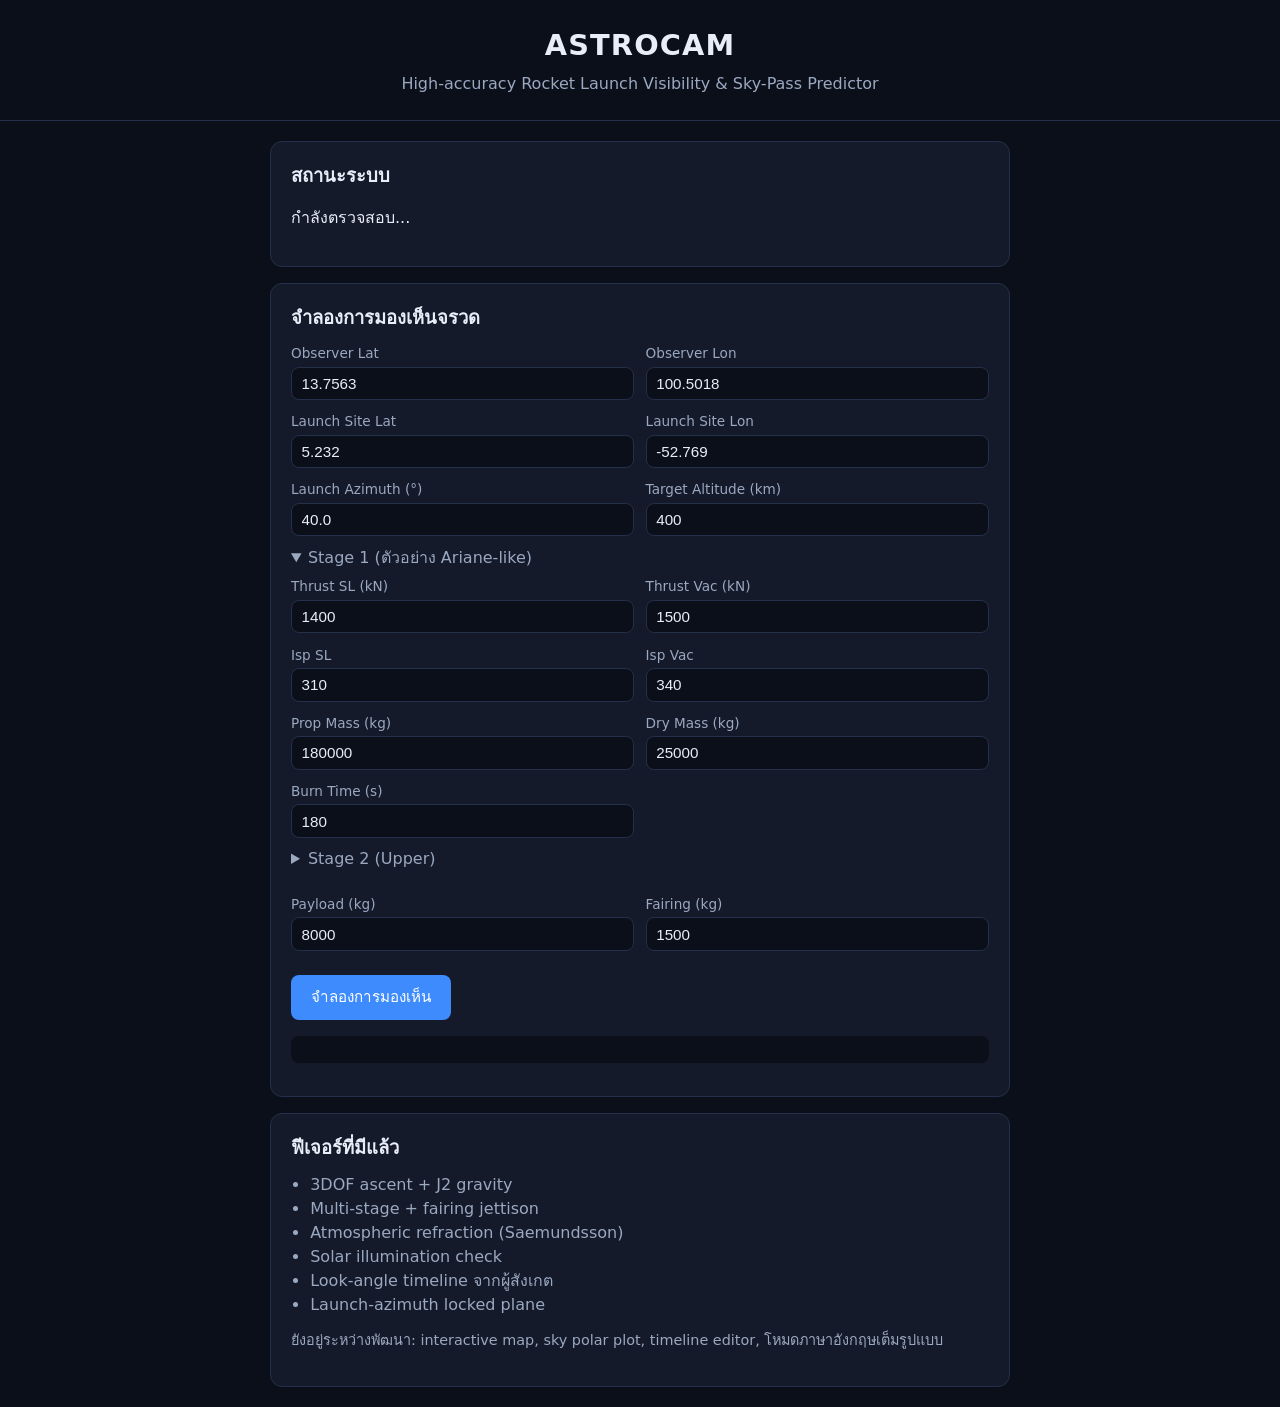
<file: static/index.html>
<!DOCTYPE html>
<html lang="th">
<head>
  <meta charset="UTF-8" />
  <meta name="viewport" content="width=device-width, initial-scale=1.0" />
  <title>ASTROCAM – Rocket Visibility Predictor</title>
  <link rel="stylesheet" href="/static/style.css" />
</head>
<body>
  <header>
    <h1>ASTROCAM</h1>
    <p>High-accuracy Rocket Launch Visibility & Sky-Pass Predictor</p>
  </header>

  <main>
    <section class="card">
      <h2>สถานะระบบ</h2>
      <p id="health">กำลังตรวจสอบ...</p>
    </section>

    <section class="card">
      <h2>จำลองการมองเห็นจรวด</h2>

      <div class="form-grid">
        <label>Observer Lat
          <input id="obs_lat" type="number" step="0.0001" value="13.7563" />
        </label>
        <label>Observer Lon
          <input id="obs_lon" type="number" step="0.0001" value="100.5018" />
        </label>
        <label>Launch Site Lat
          <input id="site_lat" type="number" step="0.0001" value="5.232" />
        </label>
        <label>Launch Site Lon
          <input id="site_lon" type="number" step="0.0001" value="-52.769" />
        </label>
        <label>Launch Azimuth (°)
          <input id="azimuth" type="number" step="0.1" value="40.0" />
        </label>
        <label>Target Altitude (km)
          <input id="target_alt" type="number" step="10" value="400" />
        </label>
      </div>

      <details open>
        <summary>Stage 1 (ตัวอย่าง Ariane-like)</summary>
        <div class="form-grid">
          <label>Thrust SL (kN) <input id="s1_thrust_sl" type="number" value="1400" /></label>
          <label>Thrust Vac (kN) <input id="s1_thrust_vac" type="number" value="1500" /></label>
          <label>Isp SL <input id="s1_isp_sl" type="number" value="310" /></label>
          <label>Isp Vac <input id="s1_isp_vac" type="number" value="340" /></label>
          <label>Prop Mass (kg) <input id="s1_prop" type="number" value="180000" /></label>
          <label>Dry Mass (kg) <input id="s1_dry" type="number" value="25000" /></label>
          <label>Burn Time (s) <input id="s1_burn" type="number" value="180" /></label>
        </div>
      </details>

      <details>
        <summary>Stage 2 (Upper)</summary>
        <div class="form-grid">
          <label>Thrust Vac (kN) <input id="s2_thrust_vac" type="number" value="180" /></label>
          <label>Isp Vac <input id="s2_isp_vac" type="number" value="457" /></label>
          <label>Prop Mass (kg) <input id="s2_prop" type="number" value="30000" /></label>
          <label>Dry Mass (kg) <input id="s2_dry" type="number" value="6000" /></label>
          <label>Burn Time (s) <input id="s2_burn" type="number" value="700" /></label>
        </div>
      </details>

      <div class="form-grid" style="margin-top:1rem">
        <label>Payload (kg) <input id="payload" type="number" value="8000" /></label>
        <label>Fairing (kg) <input id="fairing" type="number" value="1500" /></label>
      </div>

      <button id="btn_sim" style="margin-top:1rem">จำลองการมองเห็น</button>
      <pre id="result"></pre>
    </section>

    <section class="card info">
      <h2>ฟีเจอร์ที่มีแล้ว</h2>
      <ul>
        <li>3DOF ascent + J2 gravity</li>
        <li>Multi-stage + fairing jettison</li>
        <li>Atmospheric refraction (Saemundsson)</li>
        <li>Solar illumination check</li>
        <li>Look-angle timeline จากผู้สังเกต</li>
        <li>Launch-azimuth locked plane</li>
      </ul>
      <p style="color:var(--muted);font-size:0.9rem;margin-top:0.8rem">
        ยังอยู่ระหว่างพัฒนา: interactive map, sky polar plot, timeline editor, โหมดภาษาอังกฤษเต็มรูปแบบ
      </p>
    </section>
  </main>

  <script src="/static/app.js"></script>
</body>
</html>
</file>
<file: static/style.css>
:root {
  --bg: #0b0f19;
  --card: #141a2a;
  --text: #e8eef8;
  --muted: #9aa8c0;
  --accent: #3d8bfd;
  --border: #243049;
}

* { box-sizing: border-box; }

body {
  margin: 0;
  font-family: system-ui, -apple-system, "Segoe UI", Roboto, sans-serif;
  background: var(--bg);
  color: var(--text);
  line-height: 1.5;
}

header {
  padding: 1.5rem 1rem;
  text-align: center;
  border-bottom: 1px solid var(--border);
}

header h1 { margin: 0; font-size: 1.8rem; letter-spacing: 0.04em; }
header p { margin: 0.3rem 0 0; color: var(--muted); }

main {
  max-width: 780px;
  margin: 0 auto;
  padding: 1.25rem;
  display: flex;
  flex-direction: column;
  gap: 1rem;
}

.card {
  background: var(--card);
  border: 1px solid var(--border);
  border-radius: 12px;
  padding: 1.25rem;
}

.card h2 { margin: 0 0 0.75rem; font-size: 1.15rem; }

.form-grid {
  display: grid;
  grid-template-columns: 1fr 1fr;
  gap: 0.7rem;
  margin-bottom: 0.5rem;
}

label {
  display: flex;
  flex-direction: column;
  font-size: 0.85rem;
  color: var(--muted);
  gap: 0.2rem;
}

input {
  background: var(--bg);
  border: 1px solid var(--border);
  border-radius: 8px;
  color: var(--text);
  padding: 0.45rem 0.6rem;
  font-size: 0.95rem;
}

button {
  background: var(--accent);
  color: white;
  border: none;
  border-radius: 8px;
  padding: 0.65rem 1.25rem;
  font-size: 0.95rem;
  cursor: pointer;
}
button:hover { filter: brightness(1.1); }

pre {
  background: var(--bg);
  border-radius: 8px;
  padding: 0.85rem;
  overflow-x: auto;
  font-size: 0.82rem;
  margin-top: 1rem;
  max-height: 360px;
}

details { margin: 0.6rem 0; }
summary { cursor: pointer; color: var(--muted); margin-bottom: 0.4rem; }

.info ul { margin: 0; padding-left: 1.2rem; color: var(--muted); }

@media (max-width: 560px) {
  .form-grid { grid-template-columns: 1fr; }
}
</file>
